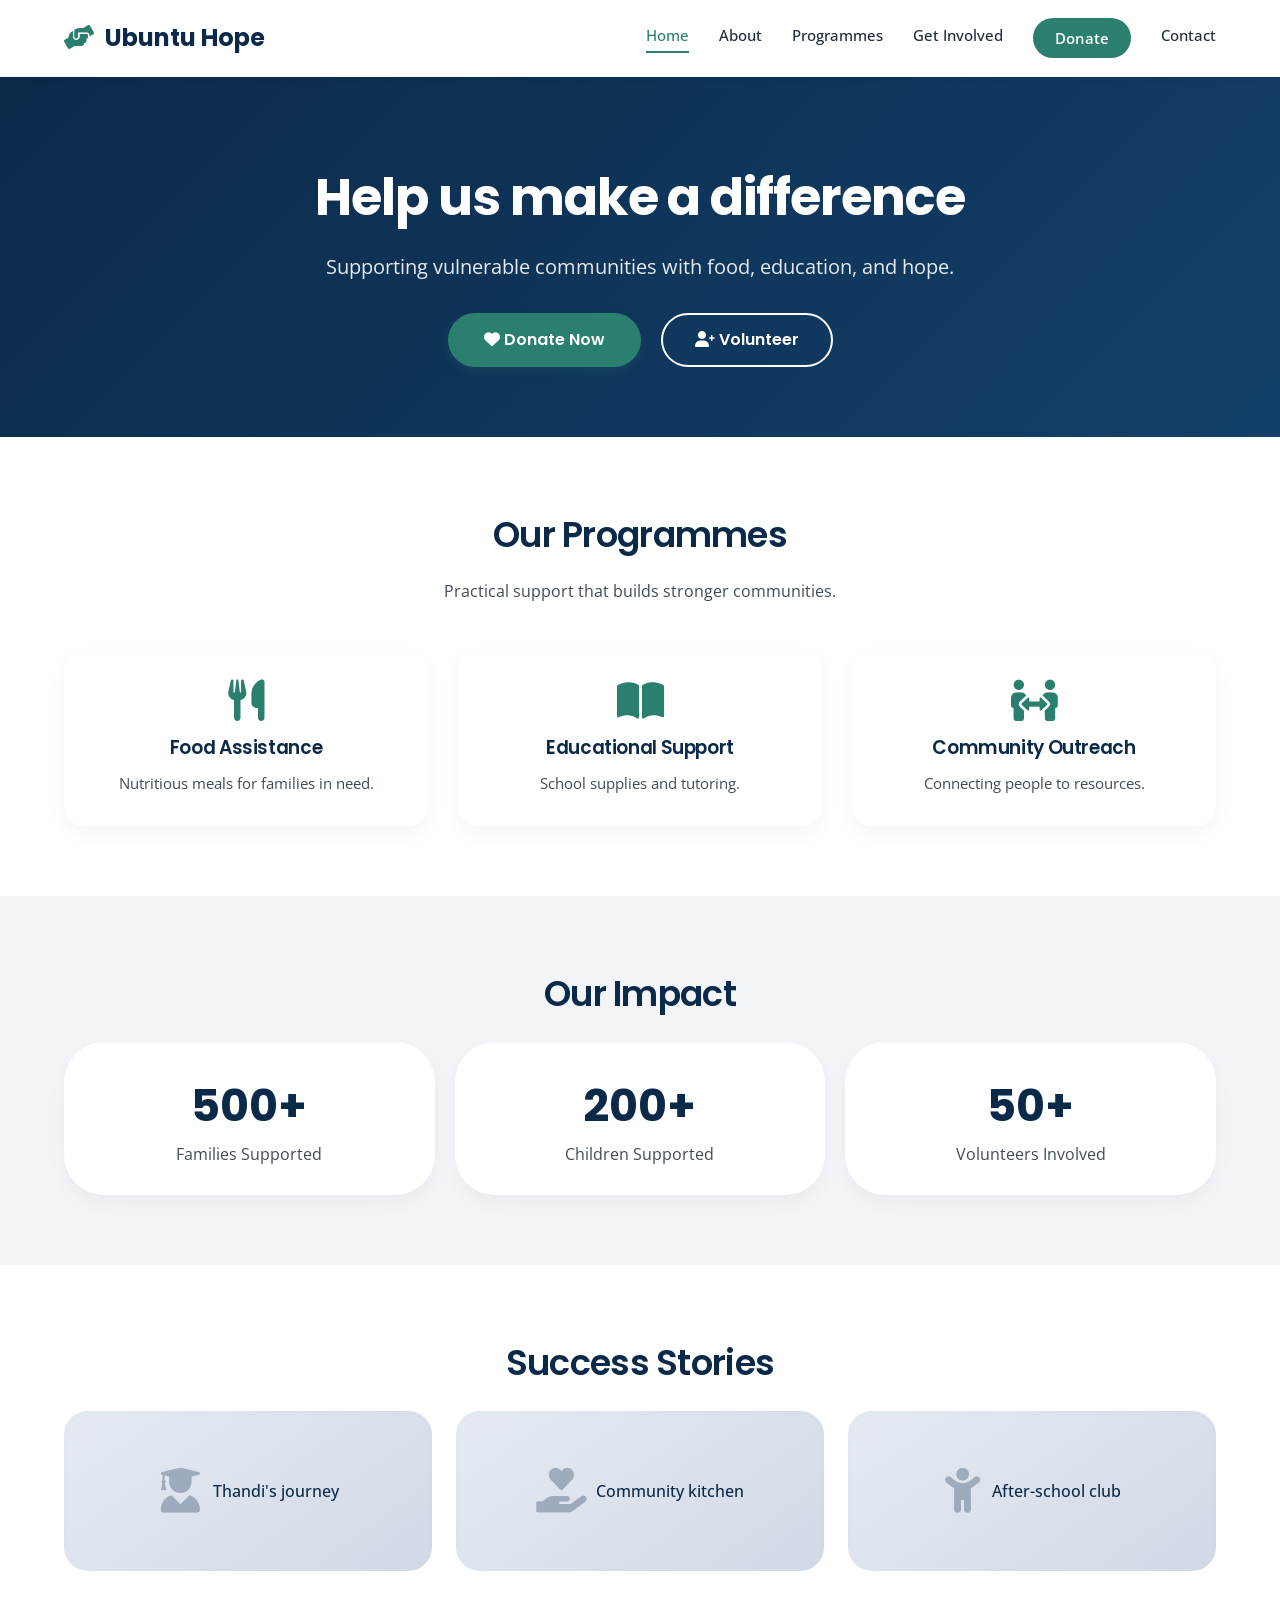
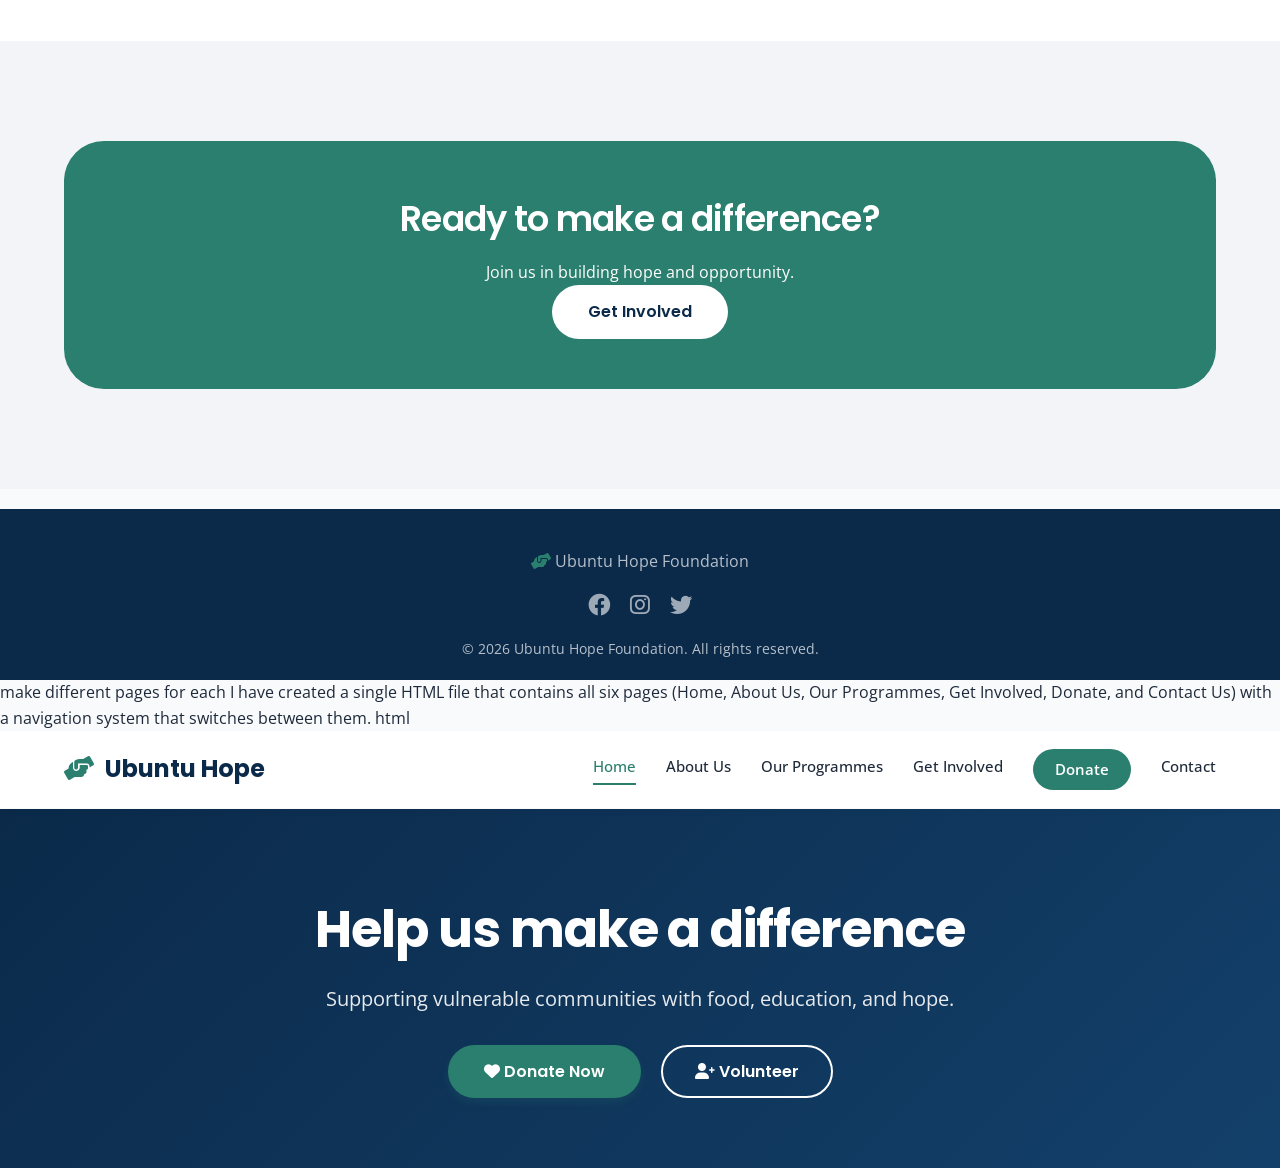
<file: index.html>
<!DOCTYPE html>
<html lang="en">
<head>
  <meta charset="UTF-8">
  <meta name="viewport" content="width=device-width, initial-scale=1.0, maximum-scale=1.5">
  <title>Ubuntu Hope Foundation</title>
  <!-- Google Fonts: Poppins + Open Sans -->
  <link rel="preconnect" href="https://fonts.googleapis.com">
  <link rel="preconnect" href="https://fonts.gstatic.com" crossorigin>
  <link href="https://fonts.googleapis.com/css2?family=Open+Sans:ital,wght@0,300..800;1,300..800&family=Poppins:ital,wght@0,100;0,200;0,300;0,400;0,500;0,600;0,700;0,800;0,900;1,100;1,200;1,300;1,400;1,500;1,600;1,700;1,800;1,900&display=swap" rel="stylesheet">
  <!-- Font Awesome 6 (Free) for icons -->
  <link rel="stylesheet" href="https://cdnjs.cloudflare.com/ajax/libs/font-awesome/6.0.0-beta3/css/all.min.css">
  <style>
    /* ----- RESET & BASE ----- */
    * {
      margin: 0;
      padding: 0;
      box-sizing: border-box;
    }

    body {
      font-family: 'Open Sans', sans-serif;
      background: #f9fafc;
      color: #1e2a3a;
      line-height: 1.6;
    }

    h1, h2, h3, h4 {
      font-family: 'Poppins', sans-serif;
      font-weight: 600;
      letter-spacing: -0.02em;
    }

    .container {
      max-width: 1200px;
      margin: 0 auto;
      padding: 0 24px;
    }

    /* ----- COLOR VARIABLES (dark blue, green, white, light grey) ----- */
    :root {
      --dark-blue: #0b2a4a;
      --green: #2a7f6e;
      --green-light: #e6f4f0;
      --white: #ffffff;
      --light-grey: #f2f4f8;
      --shadow: 0 8px 20px rgba(0,0,0,0.04);
    }

    /* ----- BUTTONS ----- */
    .btn-primary {
      display: inline-block;
      background: var(--green);
      color: white;
      padding: 14px 36px;
      font-weight: 600;
      border-radius: 60px;
      text-decoration: none;
      font-size: 1rem;
      border: none;
      transition: background 0.2s ease, transform 0.1s;
      box-shadow: 0 4px 8px rgba(42, 127, 110, 0.2);
      cursor: pointer;
      font-family: 'Poppins', sans-serif;
    }

    .btn-primary:hover {
      background: #1e6254;
      transform: translateY(-2px);
      box-shadow: 0 10px 18px rgba(42, 127, 110, 0.25);
    }

    .btn-secondary {
      display: inline-block;
      background: transparent;
      color: var(--dark-blue);
      padding: 14px 36px;
      font-weight: 600;
      border-radius: 60px;
      text-decoration: none;
      font-size: 1rem;
      border: 2px solid var(--dark-blue);
      transition: 0.2s ease;
      font-family: 'Poppins', sans-serif;
    }

    .btn-secondary:hover {
      background: var(--dark-blue);
      color: white;
    }

    .btn-outline-light {
      display: inline-block;
      background: transparent;
      color: white;
      padding: 12px 32px;
      font-weight: 600;
      border-radius: 60px;
      text-decoration: none;
      font-size: 1rem;
      border: 2px solid white;
      transition: 0.2s ease;
      font-family: 'Poppins', sans-serif;
    }

    .btn-outline-light:hover {
      background: white;
      color: var(--dark-blue);
    }

    /* ----- HEADER / NAVIGATION ----- */
    .navbar {
      background: var(--white);
      box-shadow: 0 2px 12px rgba(0,0,0,0.02);
      padding: 18px 0;
      position: sticky;
      top: 0;
      z-index: 100;
      border-bottom: 1px solid rgba(0,0,0,0.02);
    }

    .navbar .container {
      display: flex;
      justify-content: space-between;
      align-items: center;
      flex-wrap: wrap;
    }

    .logo {
      font-family: 'Poppins', sans-serif;
      font-weight: 700;
      font-size: 1.5rem;
      color: var(--dark-blue);
    }

    .logo i {
      color: var(--green);
      margin-right: 6px;
    }

    .nav-links {
      display: flex;
      gap: 30px;
      align-items: center;
      flex-wrap: wrap;
    }

    .nav-links a {
      text-decoration: none;
      color: #1e2a3a;
      font-weight: 500;
      font-size: 0.95rem;
      transition: color 0.15s;
      border-bottom: 2px solid transparent;
      padding-bottom: 4px;
    }

    .nav-links a:hover {
      color: var(--green);
      border-bottom-color: var(--green);
    }

    .nav-links .donate-nav {
      background: var(--green);
      color: white;
      padding: 8px 22px;
      border-radius: 60px;
      border-bottom: none;
      font-weight: 600;
    }

    .nav-links .donate-nav:hover {
      background: #1e6254;
      color: white;
      border-bottom: none;
    }

    /* mobile hamburger (simple) */
    .hamburger {
      display: none;
      font-size: 1.8rem;
      color: var(--dark-blue);
      cursor: pointer;
    }

    /* ----- HERO ----- */
    .hero {
      background: linear-gradient(135deg, #0b2a4a 0%, #13406a 100%);
      color: white;
      padding: 80px 0 70px;
      text-align: center;
    }

    .hero h1 {
      font-size: 3.2rem;
      font-weight: 700;
      margin-bottom: 12px;
    }

    .hero p {
      font-size: 1.25rem;
      opacity: 0.9;
      max-width: 700px;
      margin: 0 auto 30px;
    }

    .hero-buttons {
      display: flex;
      justify-content: center;
      gap: 20px;
      flex-wrap: wrap;
    }

    /* ----- SECTION COMMON ----- */
    .section {
      padding: 70px 0;
    }

    .section-title {
      font-size: 2.2rem;
      text-align: center;
      margin-bottom: 16px;
      color: var(--dark-blue);
    }

    .section-sub {
      text-align: center;
      max-width: 700px;
      margin: 0 auto 45px;
      color: #3f4a5a;
    }

    .bg-light {
      background: var(--light-grey);
    }

    .bg-white {
      background: white;
    }

    /* ----- CARDS (programmes, impact) ----- */
    .card-grid {
      display: grid;
      grid-template-columns: repeat(auto-fit, minmax(240px, 1fr));
      gap: 30px;
    }

    .card {
      background: white;
      padding: 30px 20px;
      border-radius: 20px;
      box-shadow: var(--shadow);
      text-align: center;
      transition: 0.2s;
    }

    .card i {
      font-size: 2.6rem;
      color: var(--green);
      margin-bottom: 12px;
    }

    .card h3 {
      margin-bottom: 8px;
      color: var(--dark-blue);
    }

    .card p {
      color: #3f4a5a;
      font-size: 0.95rem;
    }

    /* impact stats */
    .stats-grid {
      display: grid;
      grid-template-columns: repeat(auto-fit, minmax(160px, 1fr));
      gap: 20px;
      margin-top: 20px;
    }

    .stat-item {
      background: white;
      border-radius: 40px;
      padding: 28px 12px;
      box-shadow: var(--shadow);
      text-align: center;
    }

    .stat-number {
      font-size: 2.8rem;
      font-weight: 700;
      color: var(--dark-blue);
      font-family: 'Poppins', sans-serif;
    }

    .stat-label {
      color: #3f4a5a;
    }

    /* success stories (images) */
    .story-grid {
      display: grid;
      grid-template-columns: repeat(auto-fit, minmax(180px, 1fr));
      gap: 24px;
      margin-top: 20px;
    }

    .story-item {
      background: #eef2f7;
      border-radius: 24px;
      height: 160px;
      display: flex;
      align-items: center;
      justify-content: center;
      color: var(--dark-blue);
      font-weight: 500;
      background: #dce3ed;
      background-image: linear-gradient(145deg, #e6ebf3, #d0d9e6);
      box-shadow: inset 0 2px 6px rgba(0,0,0,0.02);
    }

    .story-item i {
      font-size: 2.8rem;
      color: var(--dark-blue);
      opacity: 0.3;
      margin-right: 10px;
    }

    /* CTA banner */
    .cta-banner {
      background: var(--green);
      color: white;
      text-align: center;
      padding: 50px 20px;
      border-radius: 40px;
      margin: 30px 0;
    }

    .cta-banner h2 {
      font-size: 2.2rem;
      margin-bottom: 12px;
    }

    /* ----- PAGE SPECIFIC (about, programmes, etc) ----- */
    .page-header {
      background: var(--dark-blue);
      color: white;
      padding: 50px 0 40px;
      text-align: center;
    }

    .page-header h1 {
      font-size: 2.8rem;
    }

    .page-header p {
      opacity: 0.8;
      max-width: 600px;
      margin: 10px auto 0;
    }

    .content-grid {
      display: grid;
      grid-template-columns: 1fr 1fr;
      gap: 40px;
      align-items: start;
    }

    .content-grid.centered {
      align-items: center;
    }

    .value-list {
      list-style: none;
      margin-top: 16px;
    }
    .value-list li {
      margin-bottom: 12px;
      display: flex;
      align-items: center;
      gap: 10px;
    }
    .value-list i {
      color: var(--green);
      width: 24px;
    }

    /* contact form */
    .contact-form {
      background: white;
      padding: 36px;
      border-radius: 32px;
      box-shadow: var(--shadow);
    }
    .contact-form input, .contact-form textarea {
      width: 100%;
      padding: 14px 18px;
      border: 1px solid #d6dee8;
      border-radius: 60px;
      font-family: 'Open Sans', sans-serif;
      margin-bottom: 18px;
      font-size: 1rem;
    }
    .contact-form textarea {
      border-radius: 24px;
      min-height: 120px;
    }
    .contact-details i {
      color: var(--green);
      width: 28px;
    }

    /* donate page */
    .donate-options {
      display: flex;
      flex-wrap: wrap;
      gap: 20px;
      justify-content: center;
    }
    .donate-card {
      background: white;
      padding: 30px 28px;
      border-radius: 32px;
      box-shadow: var(--shadow);
      flex: 1 1 180px;
      text-align: center;
    }
    .donate-card .amount {
      font-size: 2.2rem;
      font-weight: 700;
      color: var(--dark-blue);
    }

    /* footer */
    .footer {
      background: var(--dark-blue);
      color: rgba(255,255,255,0.7);
      padding: 40px 0 20px;
      margin-top: 20px;
    }
    .footer a {
      color: white;
      text-decoration: none;
      margin: 0 10px;
    }
    .footer .social {
      margin-top: 12px;
    }
    .footer .social a {
      margin: 0 10px;
      font-size: 1.4rem;
      color: rgba(255,255,255,0.6);
      transition: 0.2s;
    }
    .footer .social a:hover {
      color: white;
    }

    /* responsive */
    @media (max-width: 850px) {
      .nav-links {
        display: none;
        width: 100%;
        flex-direction: column;
        gap: 12px;
        padding-top: 16px;
      }
      .nav-links.open {
        display: flex;
      }
      .hamburger {
        display: block;
      }
      .hero h1 { font-size: 2.4rem; }
      .content-grid { grid-template-columns: 1fr; }
    }

    /* page visibility (simple tab approach) */
    .page {
      display: none;
    }
    .page.active {
      display: block;
    }
    .nav-links a.active-page {
      border-bottom-color: var(--green);
      color: var(--green);
    }
    .nav-links a.donate-nav.active-page {
      background: #1e6254;
      border-bottom: none;
    }
  </style>
</head> 
<body>

<!-- NAVIGATION -->
<header class="navbar">
  <div class="container">
    <div class="logo"><i class="fas fa-hands-helping"></i> Ubuntu Hope</div>
    <div class="hamburger" id="hamburger"><i class="fas fa-bars"></i></div>
    <div class="nav-links" id="navLinks">
      <a href="#" class="active-page" data-page="home">Home</a>
      <a href="#" data-page="about">About</a>
      <a href="#" data-page="programmes">Programmes</a>
      <a href="#" data-page="involved">Get Involved</a>
      <a href="#" data-page="donate" class="donate-nav">Donate</a>
      <a href="#" data-page="contact">Contact</a>
    </div>
  </div>
</header>

<!-- ====== HOME PAGE ====== -->
<div id="home" class="page active">
  <!-- Hero -->
  <section class="hero">
    <div class="container">
      <h1>Help us make a difference</h1>
      <p>Supporting vulnerable communities with food, education, and hope.</p>
      <div class="hero-buttons">
        <a href="#" class="btn-primary" data-page="donate"><i class="fas fa-heart"></i> Donate Now</a>
        <a href="#" class="btn-outline-light" data-page="involved"><i class="fas fa-user-plus"></i> Volunteer</a>
      </div>
    </div>
  </section>

  <!-- Programmes preview -->
  <section class="section bg-white">
    <div class="container">
      <h2 class="section-title">Our Programmes</h2>
      <p class="section-sub">Practical support that builds stronger communities.</p>
      <div class="card-grid">
        <div class="card"><i class="fas fa-utensils"></i><h3>Food Assistance</h3><p>Nutritious meals for families in need.</p></div>
        <div class="card"><i class="fas fa-book-open"></i><h3>Educational Support</h3><p>School supplies and tutoring.</p></div>
        <div class="card"><i class="fas fa-people-arrows"></i><h3>Community Outreach</h3><p>Connecting people to resources.</p></div>
      </div>
    </div>
  </section>

  <!-- Impact -->
  <section class="section bg-light">
    <div class="container">
      <h2 class="section-title">Our Impact</h2>
      <div class="stats-grid">
        <div class="stat-item"><div class="stat-number">500+</div><div class="stat-label">Families Supported</div></div>
        <div class="stat-item"><div class="stat-number">200+</div><div class="stat-label">Children Supported</div></div>
        <div class="stat-item"><div class="stat-number">50+</div><div class="stat-label">Volunteers Involved</div></div>
      </div>
    </div>
  </section>

  <!-- Success stories -->
  <section class="section bg-white">
    <div class="container">
      <h2 class="section-title">Success Stories</h2>
      <div class="story-grid">
        <div class="story-item"><i class="fas fa-user-graduate"></i> Thandi's journey</div>
        <div class="story-item"><i class="fas fa-hand-holding-heart"></i> Community kitchen</div>
        <div class="story-item"><i class="fas fa-child"></i> After-school club</div>
      </div>
    </div>
  </section>

  <!-- CTA -->
  <section class="section bg-light">
    <div class="container">
      <div class="cta-banner">
        <h2>Ready to make a difference?</h2>
        <p>Join us in building hope and opportunity.</p>
        <a href="#" class="btn-primary" data-page="involved" style="background:white; color:var(--dark-blue);">Get Involved</a>
      </div>
    </div>
  </section>
</div>

<!-- ====== ABOUT PAGE ====== -->
<div id="about" class="page">
  <div class="page-header"><div class="container"><h1>About Us</h1><p>Who we are and what drives us.</p></div></div>
  <section class="section bg-white"><div class="container">
    <div class="content-grid centered">
      <div><h2>Ubuntu Hope Foundation</h2><p>Established to support vulnerable children, families and individuals within disadvantaged communities. We provide food, education, and opportunities that promote dignity and independence.</p>
        <ul class="value-list"><li><i class="fas fa-check-circle"></i> Mission: Improve lives through essential resources & support.</li>
        <li><i class="fas fa-check-circle"></i> Vision: Stronger, healthier communities for all.</li>
        <li><i class="fas fa-check-circle"></i> Values: Hope, integrity, community.</li></ul>
      </div>
      <div style="background:var(--light-grey);padding:40px;border-radius:40px;text-align:center;"><i class="fas fa-hand-holding-heart" style="font-size:4rem;color:var(--green);"></i><p style="margin-top:12px;">Since 2015, we've worked with volunteers and partners to create lasting change.</p></div>
    </div>
  </div></section>
</div>

<!-- ====== PROGRAMMES PAGE ====== -->
<div id="programmes" class="page">
  <div class="page-header"><div class="container"><h1>Our Programmes</h1><p>Practical support for real needs.</p></div></div>
  <section class="section bg-white"><div class="container">
    <div class="card-grid">
      <div class="card"><i class="fas fa-utensils"></i><h3>Food Assistance</h3><p>Weekly food parcels and hot meals for families.</p></div>
      <div class="card"><i class="fas fa-pencil-alt"></i><h3>Educational Support</h3><p>After-school tutoring, books, and school fees.</p></div>
      <div class="card"><i class="fas fa-tshirt"></i><h3>Clothing & Essentials</h3><p>Dignity kits, uniforms, and winter blankets.</p></div>
      <div class="card"><i class="fas fa-people-arrows"></i><h3>Community Outreach</h3><p>Mobile support and wellness days.</p></div>
    </div>
  </div></section>
</div>

<!-- ====== GET INVOLVED ====== -->
<div id="involved" class="page">
  <div class="page-header"><div class="container"><h1>Get Involved</h1><p>Your support changes lives.</p></div></div>
  <section class="section bg-white"><div class="container">
    <div class="card-grid">
      <div class="card"><i class="fas fa-hands-helping"></i><h3>Volunteer</h3><p>Join our team and make a direct impact.</p><a href="#" class="btn-secondary" style="margin-top:12px;">Apply</a></div>
      <div class="card"><i class="fas fa-donate"></i><h3>Donate</h3><p>Every contribution helps us reach more people.</p><a href="#" class="btn-primary" data-page="donate" style="margin-top:12px;">Donate</a></div>
      <div class="card"><i class="fas fa-building"></i><h3>Partnerships</h3><p>Corporate and community partnerships.</p><a href="#" class="btn-secondary" style="margin-top:12px;">Learn more</a></div>
      <div class="card"><i class="fas fa-gift"></i><h3>Fundraise</h3><p>Host your own event for Ubuntu Hope.</p><a href="#" class="btn-secondary" style="margin-top:12px;">Start</a></div>
    </div>
  </div></section>
</div>

<!-- ====== DONATE PAGE ====== -->
<div id="donate" class="page">
  <div class="page-header"><div class="container"><h1>Donate</h1><p>Your generosity fuels our mission.</p></div></div>
  <section class="section bg-white"><div class="container">
    <div class="donate-options">
      <div class="donate-card"><div class="amount">R250</div><p>Provides food for a family</p><a href="#" class="btn-primary" style="margin-top:16px;">Donate</a></div>
      <div class="donate-card"><div class="amount">R500</div><p>School supplies for a child</p><a href="#" class="btn-primary" style="margin-top:16px;">Donate</a></div>
      <div class="donate-card"><div class="amount">R1000</div><p>Community outreach support</p><a href="#" class="btn-primary" style="margin-top:16px;">Donate</a></div>
    </div>
    <div style="background:var(--light-grey);padding:30px;border-radius:40px;margin-top:40px;">
      <h3 style="text-align:center;">Bank transfer</h3>
      <p style="text-align:center;">Ubuntu Hope Foundation · FNB · Acc: 123456789 · Branch: 123</p>
    </div>
  </div></section>
</div>

<!-- ====== CONTACT PAGE ====== -->
<div id="contact" class="page">
  <div class="page-header"><div class="container"><h1>Contact Us</h1><p>We’d love to hear from you.</p></div></div>
  <section class="section bg-white"><div class="container">
    <div class="content-grid">
      <div class="contact-form">
        <form><input type="text" placeholder="Full name"><input type="email" placeholder="Email address"><textarea placeholder="How can we help?"></textarea><button class="btn-primary" type="submit">Send message</button></form>
      </div>
      <div>
        <p><i class="fas fa-envelope"></i> info@ubuntuhope.org.za</p>
        <p><i class="fas fa-phone"></i> +27 82 123 4567</p>
        <p><i class="fas fa-map-pin"></i> 123 Hope Street, Cape Town</p>
        <p><i class="fas fa-clock"></i> Mon–Fri 9am – 5pm</p>
        <div style="margin-top:20px;"><i class="fab fa-facebook"></i> <i class="fab fa-instagram"></i> <i class="fab fa-twitter"></i></div>
      </div>
    </div>
  </div></section>
</div>

<!-- FOOTER -->
<footer class="footer">
  <div class="container" style="text-align:center;">
    <p><i class="fas fa-hands-helping" style="color:var(--green);"></i> Ubuntu Hope Foundation</p>
    <div class="social"><a href="#"><i class="fab fa-facebook"></i></a><a href="#"><i class="fab fa-instagram"></i></a><a href="#"><i class="fab fa-twitter"></i></a></div>
    <p style="margin-top:16px;font-size:0.85rem;">&copy; 2026 Ubuntu Hope Foundation. All rights reserved.</p>
  </div>
</footer>

<!-- SIMPLE PAGE SWITCH + HAMBURGER -->
<script>
  (function() {
    const navLinks = document.getElementById('navLinks');
    const hamburger = document.getElementById('hamburger');
    const pages = document.querySelectorAll('.page');
    const navAnchors = document.querySelectorAll('.nav-links a[data-page]');
    const allPageTriggers = document.querySelectorAll('[data-page]'); // buttons too

    function showPage(pageId) {
      pages.forEach(p => p.classList.remove('active'));
      const target = document.getElementById(pageId);
      if(target) target.classList.add('active');

      navAnchors.forEach(a => {
        a.classList.remove('active-page');
        if(a.dataset.page === pageId) a.classList.add('active-page');
      });
      // close mobile menu
      navLinks.classList.remove('open');
    }

    // nav clicks
    navAnchors.forEach(a => {
      a.addEventListener('click', function(e) {
        e.preventDefault();
        const page = this.dataset.page;
        if(page) showPage(page);
      });
    });

    // extra triggers (buttons with data-page inside pages)
    document.querySelectorAll('[data-page]').forEach(el => {
      el.addEventListener('click', function(e) {
        const page = this.dataset.page;
        if(page && !this.closest('.nav-links')) {
          e.preventDefault();
          showPage(page);
        }
      });
    });

    // hamburger
    hamburger.addEventListener('click', function() {
      navLinks.classList.toggle('open');
    });

    // set default: home active
    showPage('home');
  })();
</script>

</body>
</html>
make different pages for each
I have created a single HTML file that contains all six pages (Home, About Us, Our Programmes, Get Involved, Donate, and Contact Us) with a navigation system that switches between them.

html
<!DOCTYPE html>
<html lang="en">
<head>
  <meta charset="UTF-8">
  <meta name="viewport" content="width=device-width, initial-scale=1.0">
  <title>Ubuntu Hope Foundation</title>
  <!-- Google Fonts -->
  <link rel="preconnect" href="https://fonts.googleapis.com">
  <link rel="preconnect" href="https://fonts.gstatic.com" crossorigin>
  <link href="https://fonts.googleapis.com/css2?family=Open+Sans:wght@300;400;600;700&family=Poppins:wght@400;600;700;800&display=swap" rel="stylesheet">
  <!-- Font Awesome -->
  <link rel="stylesheet" href="https://cdnjs.cloudflare.com/ajax/libs/font-awesome/6.0.0-beta3/css/all.min.css">
  <style>
    /* ---------- RESET & BASE ---------- */
    * {
      margin: 0;
      padding: 0;
      box-sizing: border-box;
    }

    body {
      font-family: 'Open Sans', sans-serif;
      background: #f9fafc;
      color: #1e2a3a;
      line-height: 1.6;
    }

    h1, h2, h3, h4 {
      font-family: 'Poppins', sans-serif;
      font-weight: 600;
      letter-spacing: -0.02em;
    }

    .container {
      max-width: 1200px;
      margin: 0 auto;
      padding: 0 24px;
    }

    /* ---------- COLOR VARIABLES ---------- */
    :root {
      --dark-blue: #0b2a4a;
      --green: #2a7f6e;
      --green-light: #e6f4f0;
      --white: #ffffff;
      --light-grey: #f2f4f8;
      --shadow: 0 8px 20px rgba(0,0,0,0.04);
    }

    /* ---------- BUTTONS ---------- */
    .btn-primary {
      display: inline-block;
      background: var(--green);
      color: white;
      padding: 14px 36px;
      font-weight: 600;
      border-radius: 60px;
      text-decoration: none;
      font-size: 1rem;
      border: none;
      transition: background 0.2s ease, transform 0.1s;
      box-shadow: 0 4px 8px rgba(42, 127, 110, 0.2);
      cursor: pointer;
      font-family: 'Poppins', sans-serif;
    }

    .btn-primary:hover {
      background: #1e6254;
      transform: translateY(-2px);
    }

    .btn-secondary {
      display: inline-block;
      background: transparent;
      color: var(--dark-blue);
      padding: 14px 36px;
      font-weight: 600;
      border-radius: 60px;
      text-decoration: none;
      font-size: 1rem;
      border: 2px solid var(--dark-blue);
      transition: 0.2s ease;
      font-family: 'Poppins', sans-serif;
    }

    .btn-secondary:hover {
      background: var(--dark-blue);
      color: white;
    }

    .btn-outline-light {
      display: inline-block;
      background: transparent;
      color: white;
      padding: 12px 32px;
      font-weight: 600;
      border-radius: 60px;
      text-decoration: none;
      font-size: 1rem;
      border: 2px solid white;
      transition: 0.2s ease;
      font-family: 'Poppins', sans-serif;
    }

    .btn-outline-light:hover {
      background: white;
      color: var(--dark-blue);
    }

    /* ---------- HEADER / NAVIGATION ---------- */
    .navbar {
      background: var(--white);
      box-shadow: 0 2px 12px rgba(0,0,0,0.02);
      padding: 18px 0;
      position: sticky;
      top: 0;
      z-index: 100;
      border-bottom: 1px solid rgba(0,0,0,0.02);
    }

    .navbar .container {
      display: flex;
      justify-content: space-between;
      align-items: center;
      flex-wrap: wrap;
    }

    .logo {
      font-family: 'Poppins', sans-serif;
      font-weight: 700;
      font-size: 1.5rem;
      color: var(--dark-blue);
    }

    .logo i {
      color: var(--green);
      margin-right: 6px;
    }

    .nav-links {
      display: flex;
      gap: 30px;
      align-items: center;
      flex-wrap: wrap;
    }

    .nav-links a {
      text-decoration: none;
      color: #1e2a3a;
      font-weight: 500;
      font-size: 0.95rem;
      transition: color 0.15s;
      border-bottom: 2px solid transparent;
      padding-bottom: 4px;
    }

    .nav-links a:hover {
      color: var(--green);
      border-bottom-color: var(--green);
    }

    .nav-links .donate-nav {
      background: var(--green);
      color: white;
      padding: 8px 22px;
      border-radius: 60px;
      border-bottom: none;
      font-weight: 600;
    }

    .nav-links .donate-nav:hover {
      background: #1e6254;
      color: white;
      border-bottom: none;
    }

    .hamburger {
      display: none;
      font-size: 1.8rem;
      color: var(--dark-blue);
      cursor: pointer;
    }

    /* ---------- PAGE CONTAINER ---------- */
    .page {
      display: none;
      animation: fadeIn 0.3s ease;
    }

    .page.active {
      display: block;
    }

    @keyframes fadeIn {
      from { opacity: 0; transform: translateY(6px); }
      to { opacity: 1; transform: translateY(0); }
    }

    .nav-links a.active-page {
      border-bottom-color: var(--green);
      color: var(--green);
    }

    .nav-links a.donate-nav.active-page {
      background: #1e6254;
      border-bottom: none;
    }

    /* ---------- HERO ---------- */
    .hero {
      background: linear-gradient(135deg, #0b2a4a 0%, #13406a 100%);
      color: white;
      padding: 80px 0 70px;
      text-align: center;
    }

    .hero h1 {
      font-size: 3.2rem;
      font-weight: 700;
      margin-bottom: 12px;
    }

    .hero p {
      font-size: 1.25rem;
      opacity: 0.9;
      max-width: 700px;
      margin: 0 auto 30px;
    }

    .hero-buttons {
      display: flex;
      justify-content: center;
      gap: 20px;
      flex-wrap: wrap;
    }

    /* ---------- SECTIONS ---------- */
    .section {
      padding: 70px 0;
    }

    .section-title {
      font-size: 2.2rem;
      text-align: center;
      margin-bottom: 16px;
      color: var(--dark-blue);
    }

    .section-sub {
      text-align: center;
      max-width: 700px;
      margin: 0 auto 45px;
      color: #3f4a5a;
    }

    .bg-light {
      background: var(--light-grey);
    }

    .bg-white {
      background: white;
    }

    /* ---------- CARDS ---------- */
    .card-grid {
      display: grid;
      grid-template-columns: repeat(auto-fit, minmax(240px, 1fr));
      gap: 30px;
    }

    .card {
      background: white;
      padding: 30px 20px;
      border-radius: 20px;
      box-shadow: var(--shadow);
      text-align: center;
      transition: 0.2s;
    }

    .card i {
      font-size: 2.6rem;
      color: var(--green);
      margin-bottom: 12px;
    }

    .card h3 {
      margin-bottom: 8px;
      color: var(--dark-blue);
    }

    .card p {
      color: #3f4a5a;
      font-size: 0.95rem;
    }

    .card .btn-secondary,
    .card .btn-primary {
      margin-top: 12px;
      padding: 10px 24px;
      font-size: 0.9rem;
    }

    /* ---------- STATS ---------- */
    .stats-grid {
      display: grid;
      grid-template-columns: repeat(auto-fit, minmax(160px, 1fr));
      gap: 20px;
      margin-top: 20px;
    }

    .stat-item {
      background: white;
      border-radius: 40px;
      padding: 28px 12px;
      box-shadow: var(--shadow);
      text-align: center;
    }

    .stat-number {
      font-size: 2.8rem;
      font-weight: 700;
      color: var(--dark-blue);
      font-family: 'Poppins', sans-serif;
    }

    .stat-label {
      color: #3f4a5a;
    }

    /* ---------- STORIES ---------- */
    .story-grid {
      display: grid;
      grid-template-columns: repeat(auto-fit, minmax(180px, 1fr));
      gap: 24px;
      margin-top: 20px;
    }

    .story-item {
      background: #dce3ed;
      border-radius: 24px;
      height: 160px;
      display: flex;
      align-items: center;
      justify-content: center;
      color: var(--dark-blue);
      font-weight: 500;
      background-image: linear-gradient(145deg, #e6ebf3, #d0d9e6);
      box-shadow: inset 0 2px 6px rgba(0,0,0,0.02);
    }

    .story-item i {
      font-size: 2.8rem;
      color: var(--dark-blue);
      opacity: 0.3;
      margin-right: 10px;
    }

    /* ---------- CTA BANNER ---------- */
    .cta-banner {
      background: var(--green);
      color: white;
      text-align: center;
      padding: 50px 20px;
      border-radius: 40px;
      margin: 30px 0;
    }

    .cta-banner h2 {
      font-size: 2.2rem;
      margin-bottom: 12px;
    }

    .cta-banner .btn-primary {
      background: white;
      color: var(--dark-blue);
      box-shadow: none;
    }

    .cta-banner .btn-primary:hover {
      background: #f0f0f0;
    }

    /* ---------- PAGE HEADER ---------- */
    .page-header {
      background: var(--dark-blue);
      color: white;
      padding: 50px 0 40px;
      text-align: center;
    }

    .page-header h1 {
      font-size: 2.8rem;
    }

    .page-header p {
      opacity: 0.8;
      max-width: 600px;
      margin: 10px auto 0;
    }

    /* ---------- CONTENT GRID ---------- */
    .content-grid {
      display: grid;
      grid-template-columns: 1fr 1fr;
      gap: 40px;
      align-items: start;
    }

    .content-grid.centered {
      align-items: center;
    }

    .value-list {
      list-style: none;
      margin-top: 16px;
    }

    .value-list li {
      margin-bottom: 12px;
      display: flex;
      align-items: center;
      gap: 10px;
    }

    .value-list i {
      color: var(--green);
      width: 24px;
    }

    /* ---------- CONTACT FORM ---------- */
    .contact-form {
      background: white;
      padding: 36px;
      border-radius: 32px;
      box-shadow: var(--shadow);
    }

    .contact-form input,
    .contact-form textarea {
      width: 100%;
      padding: 14px 18px;
      border: 1px solid #d6dee8;
      border-radius: 60px;
      font-family: 'Open Sans', sans-serif;
      margin-bottom: 18px;
      font-size: 1rem;
    }

    .contact-form textarea {
      border-radius: 24px;
      min-height: 120px;
    }

    .contact-details i {
      color: var(--green);
      width: 28px;
    }

    /* ---------- DONATE ---------- */
    .donate-options {
      display: flex;
      flex-wrap: wrap;
      gap: 20px;
      justify-content: center;
    }

    .donate-card {
      background: white;
      padding: 30px 28px;
      border-radius: 32px;
      box-shadow: var(--shadow);
      flex: 1 1 180px;
      text-align: center;
    }

    .donate-card .amount {
      font-size: 2.2rem;
      font-weight: 700;
      color: var(--dark-blue);
    }

    .bank-details {
      background: var(--light-grey);
      padding: 30px;
      border-radius: 40px;
      margin-top: 40px;
      text-align: center;
    }

    /* ---------- FOOTER ---------- */
    .footer {
      background: var(--dark-blue);
      color: rgba(255, 255, 255, 0.7);
      padding: 40px 0 20px;
      margin-top: 20px;
    }

    .footer a {
      color: white;
      text-decoration: none;
      margin: 0 10px;
    }

    .footer .social {
      margin-top: 12px;
    }

    .footer .social a {
      margin: 0 10px;
      font-size: 1.4rem;
      color: rgba(255, 255, 255, 0.6);
      transition: 0.2s;
    }

    .footer .social a:hover {
      color: white;
    }

    /* ---------- RESPONSIVE ---------- */
    @media (max-width: 850px) {
      .nav-links {
        display: none;
        width: 100%;
        flex-direction: column;
        gap: 12px;
        padding-top: 16px;
      }

      .nav-links.open {
        display: flex;
      }

      .hamburger {
        display: block;
      }

      .hero h1 {
        font-size: 2.4rem;
      }

      .content-grid {
        grid-template-columns: 1fr;
      }
    }
  </style>
</head>

<body>

  <!-- ========== NAVIGATION ========== -->
  <header class="navbar">
    <div class="container">
      <div class="logo"><i class="fas fa-hands-helping"></i> Ubuntu Hope</div>
      <div class="hamburger" id="hamburger"><i class="fas fa-bars"></i></div>
      <div class="nav-links" id="navLinks">
        <a href="#" class="active-page" data-page="home">Home</a>
        <a href="#" data-page="about">About Us</a>
        <a href="#" data-page="programmes">Our Programmes</a>
        <a href="#" data-page="involved">Get Involved</a>
        <a href="#" data-page="donate" class="donate-nav">Donate</a>
        <a href="#" data-page="contact">Contact</a>
      </div>
    </div>
  </header>

  <!-- ============================================================ -->
  <!-- ========== HOME PAGE ========== -->
  <!-- ============================================================ -->
  <div id="home" class="page active">
    <!-- Hero -->
    <section class="hero">
      <div class="container">
        <h1>Help us make a difference</h1>
        <p>Supporting vulnerable communities with food, education, and hope.</p>
        <div class="hero-buttons">
          <a href="#" class="btn-primary" data-page="donate"><i class="fas fa-heart"></i> Donate Now</a>
          <a href="#" class="btn-outline-light" data-page="involved"><i class="fas fa-user-plus"></i> Volunteer</a>
        </div>
      </div>
    </section>
</file>
